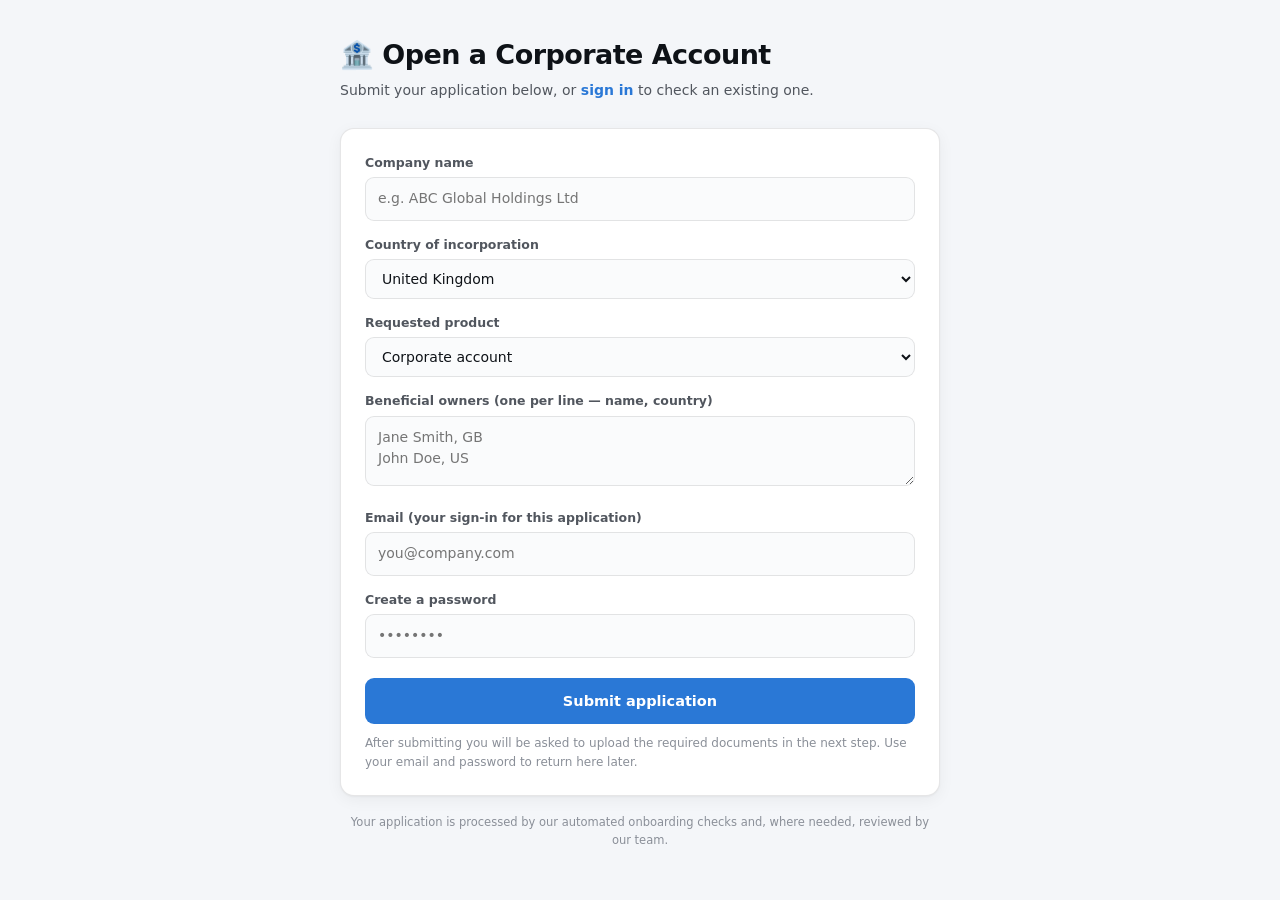
<file: app/static/client/index.html>
<!doctype html>
<html lang="en">
<head>
<meta charset="utf-8">
<meta name="viewport" content="width=device-width, initial-scale=1">
<title>Open a Corporate Account</title>
<style>
  :root {
    color-scheme: light;
    --plane:#f4f6f9; --surface:#fff; --surface-2:#fafbfc;
    --ink:#0e1217; --ink-2:#51565e; --muted:#8a8f98;
    --grid:#e6e9ee; --hair:rgba(14,18,23,.10);
    --accent:#2a78d6; --accent-soft:#eaf2fc;
    --good:#0ca30c; --good-bg:rgba(12,163,12,.12);
    --warning:#d98a00; --warn-bg:rgba(217,138,0,.14);
    --critical:#d03b3b; --crit-bg:rgba(208,59,59,.12);
    --radius:14px; --shadow:0 1px 2px rgba(14,18,23,.04),0 4px 16px rgba(14,18,23,.05);
    --font:system-ui,-apple-system,"Segoe UI",Roboto,sans-serif;
  }
  @media (prefers-color-scheme:dark){:root:where(:not([data-theme="light"])){
    color-scheme:dark; --plane:#0c0e11; --surface:#16191d; --surface-2:#1b1f24;
    --ink:#f3f5f7; --ink-2:#b3b9c2; --muted:#7e848d; --grid:#262b31; --hair:rgba(255,255,255,.10);
    --accent:#3987e5; --accent-soft:#17273b;
    --good-bg:rgba(12,163,12,.20); --warn-bg:rgba(217,138,0,.20); --crit-bg:rgba(208,59,59,.20);
  }}
  *{box-sizing:border-box}
  body{margin:0;background:var(--plane);color:var(--ink);font-family:var(--font);line-height:1.55;-webkit-font-smoothing:antialiased}
  .wrap{max-width:640px;margin:0 auto;padding:34px 20px 40px}
  h1{font-size:clamp(21px,3vw,27px);font-weight:680;letter-spacing:-.02em;margin:0 0 4px}
  .sub{margin:0 0 26px;color:var(--ink-2);font-size:14px}
  .card{background:var(--surface);border:1px solid var(--hair);border-radius:var(--radius);box-shadow:var(--shadow);padding:24px;margin-bottom:18px}
  label{display:block;font-size:12.5px;font-weight:600;color:var(--ink-2);margin:14px 0 5px}
  label:first-child{margin-top:0}
  input[type=text],input[type=email],input[type=password],select,textarea{font:inherit;font-size:14px;width:100%;padding:10px 12px;border-radius:9px;border:1px solid var(--hair);background:var(--surface-2);color:var(--ink)}
  textarea{resize:vertical;min-height:70px}
  input:focus,select:focus,textarea:focus{outline:2px solid var(--accent);outline-offset:-1px}
  button.pri{font:inherit;font-weight:600;font-size:14.5px;width:100%;margin-top:20px;padding:12px;border-radius:9px;border:none;background:var(--accent);color:#fff;cursor:pointer}
  button.pri:disabled{opacity:.5;cursor:default}
  .error{display:none;margin-top:14px;padding:10px 13px;border-radius:9px;background:var(--crit-bg);color:var(--critical);font-size:13px}

  /* status tracker */
  .steps{display:flex;gap:0;margin:20px 0 18px}
  .step{flex:1;text-align:center;position:relative;font-size:11.5px;color:var(--muted)}
  .step .dot{width:26px;height:26px;border-radius:50%;background:var(--surface-2);border:2px solid var(--grid);margin:0 auto 6px;display:flex;align-items:center;justify-content:center;font-size:12px}
  .step::before{content:"";position:absolute;top:13px;left:-50%;width:100%;height:2px;background:var(--grid);z-index:-1}
  .step:first-child::before{display:none}
  .step.done .dot{background:var(--accent);border-color:var(--accent);color:#fff}
  .step.done{color:var(--ink-2)}
  .step.now .dot{border-color:var(--accent);color:var(--accent);font-weight:700}
  .step.now{color:var(--accent);font-weight:600}
  .status-msg{border-radius:10px;padding:14px 16px;font-size:14px}
  .status-msg.under_review{background:var(--warn-bg);color:var(--warning)}
  .status-msg.approved{background:var(--good-bg);color:var(--good)}
  .status-msg.declined{background:var(--crit-bg);color:var(--critical)}
  .status-msg.additional_documents_needed,.status-msg.received{background:var(--accent-soft);color:var(--accent)}
  .outstanding{margin:14px 0 0;padding:0 0 0 4px;list-style:none}
  .outstanding li{font-size:13.5px;color:var(--ink-2);padding:8px 0;border-bottom:1px solid var(--grid);display:flex;flex-wrap:wrap;gap:8px;align-items:center;justify-content:space-between}
  .outstanding li::before{content:"📄";margin-right:2px}
  .outstanding .doclabel{flex:1;min-width:180px}
  .outstanding input[type=file]{font-size:12px;color:var(--muted);max-width:230px}
  button.upl{font:inherit;font-weight:600;font-size:13.5px;width:100%;margin-top:14px;padding:10px;border-radius:9px;border:none;background:var(--accent);color:#fff;cursor:pointer;display:none}
  button.upl:disabled{opacity:.5;cursor:default}
  .meta{font-size:12px;color:var(--muted);margin-top:14px}
  .rowbtns{display:flex;gap:9px;margin-top:18px}
  .btn{font:inherit;font-size:13px;flex:1;padding:9px;border-radius:9px;border:1px solid var(--hair);background:var(--surface);color:var(--ink-2);cursor:pointer}
  .btn:hover{color:var(--ink)}
  footer{font-size:11.5px;color:var(--muted);text-align:center;margin-top:8px}
</style>
</head>
<body>
<div class="wrap">
  <h1 id="pageTitle">🏦 Open a Corporate Account</h1>
  <p class="sub" id="pageSub">Submit your application below, or <a href="/client/login" style="color:var(--accent);font-weight:600;text-decoration:none">sign in</a> to check an existing one.</p>

  <!-- intake form -->
  <form class="card" id="intake">
    <label for="company">Company name</label>
    <input type="text" id="company" placeholder="e.g. ABC Global Holdings Ltd" required>

    <label for="jurisdiction">Country of incorporation</label>
    <select id="jurisdiction">
      <option value="GB">United Kingdom</option><option value="US">United States</option>
      <option value="IE">Ireland</option><option value="DE">Germany</option>
      <option value="FR">France</option><option value="KY">Cayman Islands</option>
      <option value="SG">Singapore</option><option value="CH">Switzerland</option>
    </select>

    <label for="product">Requested product</label>
    <select id="product">
      <option>Corporate account</option><option>Trading & custody</option>
      <option>FX & payments</option><option>Advisory mandate</option>
    </select>

    <label for="owners">Beneficial owners (one per line — name, country)</label>
    <textarea id="owners" placeholder="Jane Smith, GB&#10;John Doe, US"></textarea>

    <label for="email">Email (your sign-in for this application)</label>
    <input type="email" id="email" placeholder="you@company.com" required autocomplete="email">

    <label for="password">Create a password</label>
    <input type="password" id="password" placeholder="&bull;&bull;&bull;&bull;&bull;&bull;&bull;&bull;" required minlength="8" autocomplete="new-password">

    <button class="pri" id="submitBtn" type="submit">Submit application</button>
    <div class="meta" style="margin-top:10px">After submitting you will be asked to upload the required documents in the next step. Use your email and password to return here later.</div>
    <div class="error" id="error"></div>
  </form>

  <!-- status tracker (hidden until an application exists) -->
  <div class="card" id="statusCard" style="display:none">
    <h1 style="font-size:18px" id="stTitle">Application status</h1>
    <div class="steps" id="steps">
      <div class="step" data-s="received"><div class="dot">1</div><span class="lb">Received</span></div>
      <div class="step" data-s="screening"><div class="dot">2</div><span class="lb">Screening</span></div>
      <div class="step" data-s="review"><div class="dot">3</div><span class="lb">Review</span></div>
      <div class="step" data-s="decision"><div class="dot">4</div><span class="lb">Decision</span></div>
    </div>
    <div class="status-msg" id="stMsg"></div>
    <ul class="outstanding" id="stDocs"></ul>
    <button class="upl" id="uploadBtn" type="button">Submit documents</button>
    <div class="error" id="uplError"></div>
    <div class="meta" id="stMeta"></div>
    <div class="rowbtns">
      <button class="btn" id="refreshBtn" type="button">↻ Check status</button>
      <button class="btn" id="newBtn" type="button">Start a new application</button>
    </div>
  </div>

  <footer>Your application is processed by our automated onboarding checks and, where needed, reviewed by our team.</footer>
</div>

<script>
(function () {
  const form = document.getElementById("intake");
  const statusCard = document.getElementById("statusCard");
  const errorEl = document.getElementById("error");
  const submitBtn = document.getElementById("submitBtn");

  const K_TOKEN = "client_token", K_APP = "client_app_id", K_CO = "client_company";

  // Header reflects the mode: the intake form vs. an existing application's status.
  const FORM_SUB = 'Submit your application below, or <a href="/client/login" style="color:var(--accent);font-weight:600;text-decoration:none">sign in</a> to check an existing one.';
  function setHeader(mode) {
    const t = document.getElementById("pageTitle"), s = document.getElementById("pageSub");
    if (mode === "status") {
      t.textContent = "🏦 Your application";
      s.textContent = "Track your onboarding progress below.";
    } else {
      t.textContent = "🏦 Open a Corporate Account";
      s.innerHTML = FORM_SUB;
    }
  }

  function stepIndex(status) {
    // received=0 screening=1 review=2 decision=3
    if (status === "approved" || status === "declined") return 3;
    if (status === "under_review") return 2;
    return 1; // received / additional docs => screening stage
  }

  function renderStatus(view) {
    form.style.display = "none";
    statusCard.style.display = "block";
    setHeader("status");
    document.getElementById("stTitle").textContent =
      "Application " + view.applicationId + " · " + view.company;
    const idx = stepIndex(view.status);
    document.querySelectorAll(".step").forEach((el, i) => {
      el.classList.toggle("done", i < idx || (i === 3 && idx === 3));
      el.classList.toggle("now", i === idx && idx < 3);
      if (i === 3 && idx === 3) el.querySelector(".dot").textContent = view.status === "approved" ? "✓" : "✕";
    });
    // Stage 2 is "Screening" once the file is complete, but while we are
    // waiting on the client it is really the documents stage — label it so.
    document.querySelector('.step[data-s="screening"] .lb').textContent =
      view.status === "additional_documents_needed" ? "Documents" : "Screening";
    const msg = document.getElementById("stMsg");
    msg.className = "status-msg " + view.status;
    msg.textContent = view.message;
    const docs = document.getElementById("stDocs");
    docs.textContent = "";
    const outstanding = view.outstandingDocuments || [];
    outstanding.forEach((d) => {
      const li = document.createElement("li");
      const label = document.createElement("span");
      label.className = "doclabel";
      label.textContent = d.label || d;
      const input = document.createElement("input");
      input.type = "file";
      input.dataset.doc = d.key || "";
      li.appendChild(label);
      li.appendChild(input);
      docs.appendChild(li);
    });
    document.getElementById("uploadBtn").style.display = outstanding.length ? "block" : "none";
    document.getElementById("uplError").style.display = "none";
    document.getElementById("stMeta").textContent =
      "Submitted " + new Date(view.submittedAt).toLocaleString() + " · " + view.product;
  }

  async function checkStatus() {
    const token = sessionStorage.getItem(K_TOKEN);
    const appId = sessionStorage.getItem(K_APP);
    if (!token || !appId) return false;
    try {
      const response = await fetch("/api/client/status/" + appId, {
        headers: { Authorization: "Bearer " + token },
      });
      if (!response.ok) return false;
      renderStatus(await response.json());
      return true;
    } catch (e) { return false; }
  }

  form.addEventListener("submit", async (event) => {
    event.preventDefault();
    errorEl.style.display = "none";
    submitBtn.disabled = true;
    const owners = document.getElementById("owners").value.trim().split("\n")
      .map((line) => line.trim()).filter(Boolean)
      .map((line) => {
        const [name, country] = line.split(",").map((s) => s.trim());
        return { name: name, country: country || "" };
      });
    try {
      // Step 1 registers the application; documents are uploaded in step 2
      // (the status screen), so screening reflects what was actually filed.
      const response = await fetch("/api/client/apply", {
        method: "POST",
        headers: { "Content-Type": "application/json" },
        body: JSON.stringify({
          companyName: document.getElementById("company").value.trim(),
          jurisdiction: document.getElementById("jurisdiction").value,
          product: document.getElementById("product").value,
          beneficialOwners: owners,
          documentsProvided: [],
          email: document.getElementById("email").value.trim(),
          password: document.getElementById("password").value,
        }),
      });
      const data = await response.json();
      if (!response.ok) throw new Error(data.detail || "Submission failed");
      sessionStorage.setItem(K_TOKEN, data.accessToken);
      sessionStorage.setItem(K_APP, data.applicationId);
      sessionStorage.setItem(K_CO, data.company);
      delete data.accessToken;
      renderStatus(data);
    } catch (err) {
      errorEl.textContent = String(err.message || err);
      errorEl.style.display = "block";
    } finally {
      submitBtn.disabled = false;
    }
  });

  document.getElementById("uploadBtn").addEventListener("click", async () => {
    const btn = document.getElementById("uploadBtn");
    const errEl = document.getElementById("uplError");
    errEl.style.display = "none";
    const token = sessionStorage.getItem(K_TOKEN);
    const appId = sessionStorage.getItem(K_APP);
    const inputs = Array.from(document.querySelectorAll("#stDocs input[type=file]"))
      .filter((el) => el.files && el.files.length);
    if (!inputs.length) {
      errEl.textContent = "Choose at least one file to submit.";
      errEl.style.display = "block";
      return;
    }
    const data = new FormData();
    inputs.forEach((el) => {
      data.append("files", el.files[0]);
      data.append("docTypes", el.dataset.doc);
    });
    btn.disabled = true;
    try {
      const response = await fetch("/api/client/documents/" + appId, {
        method: "POST",
        headers: token ? { Authorization: "Bearer " + token } : {},
        body: data,
      });
      const view = await response.json();
      if (!response.ok) throw new Error(view.detail || "Upload failed");
      renderStatus(view);
    } catch (err) {
      errEl.textContent = String(err.message || err);
      errEl.style.display = "block";
    } finally {
      btn.disabled = false;
    }
  });

  document.getElementById("refreshBtn").addEventListener("click", checkStatus);
  document.getElementById("newBtn").addEventListener("click", () => {
    sessionStorage.removeItem(K_TOKEN);
    sessionStorage.removeItem(K_APP);
    sessionStorage.removeItem(K_CO);
    statusCard.style.display = "none";
    form.style.display = "block";
    form.reset();
    setHeader("form");
  });

  // Returning client: show their application status straight away.
  checkStatus();
})();
</script>
</body>
</html>
</file>
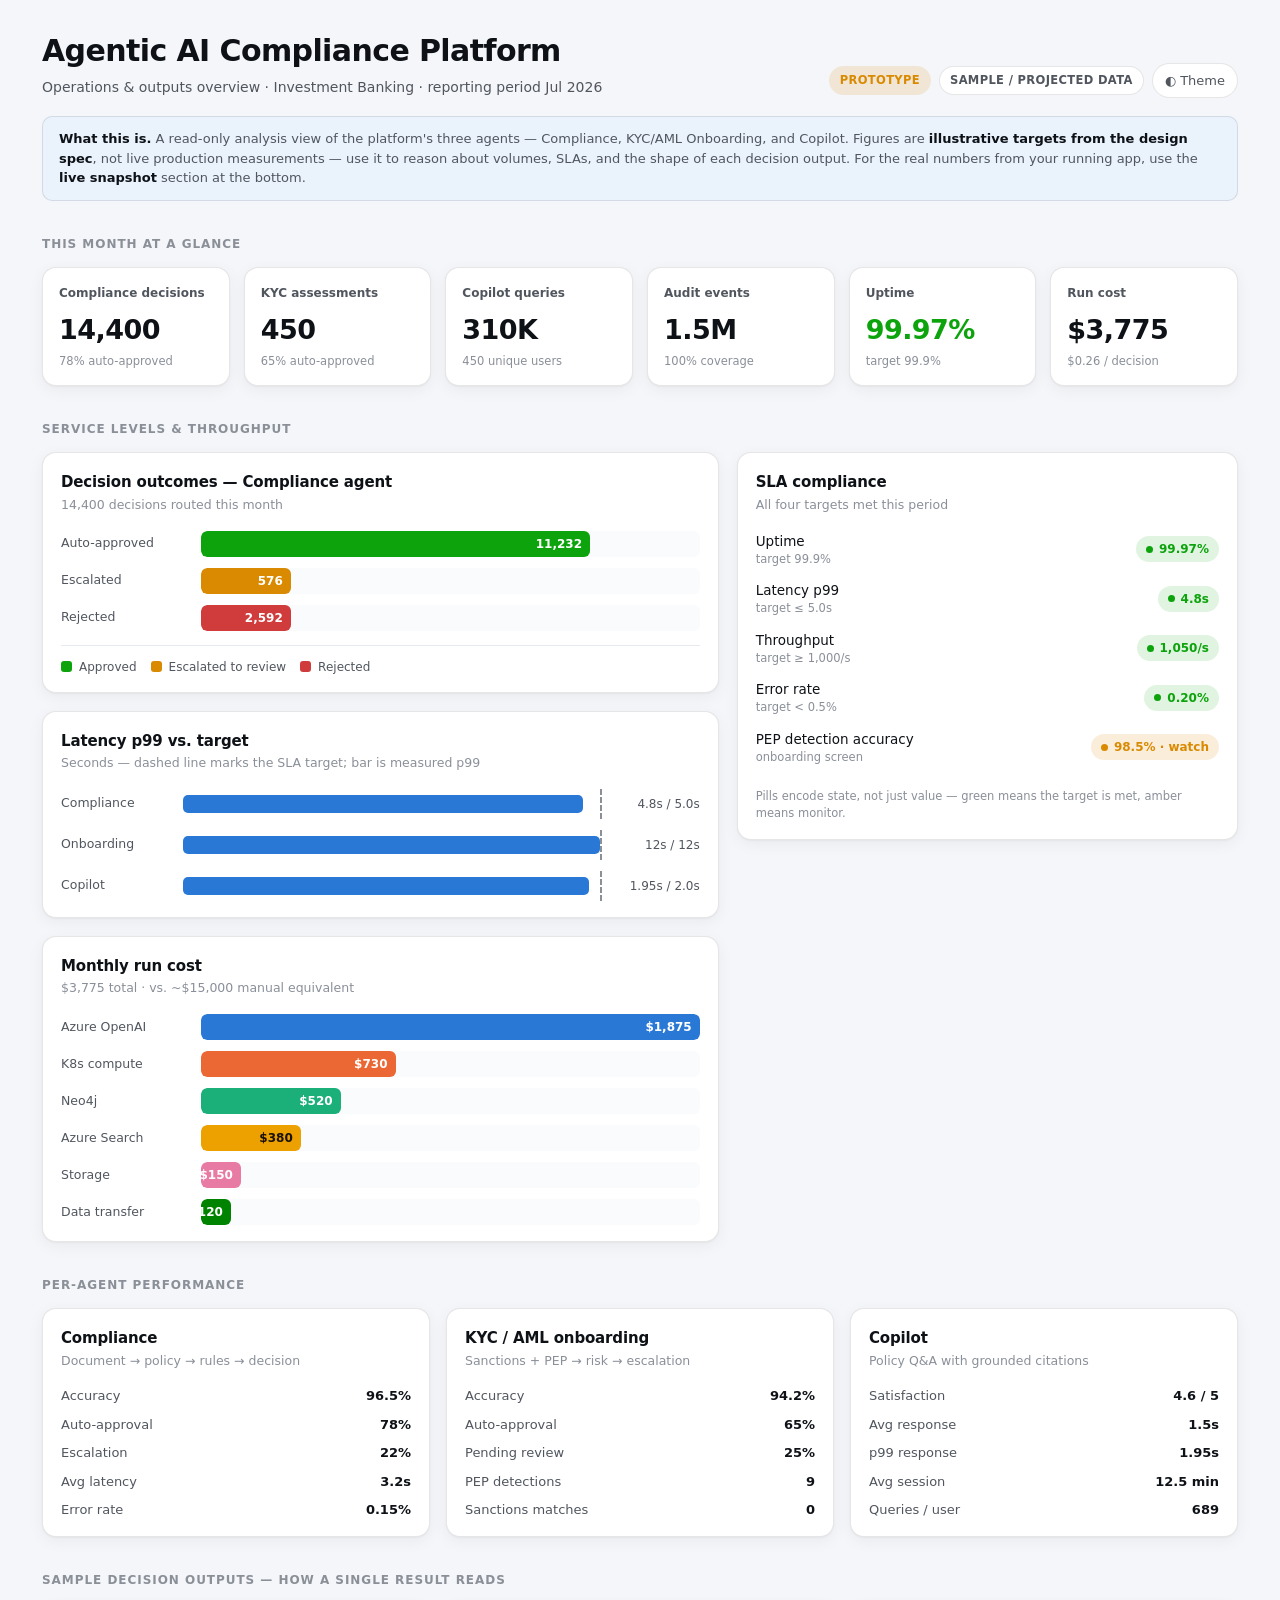
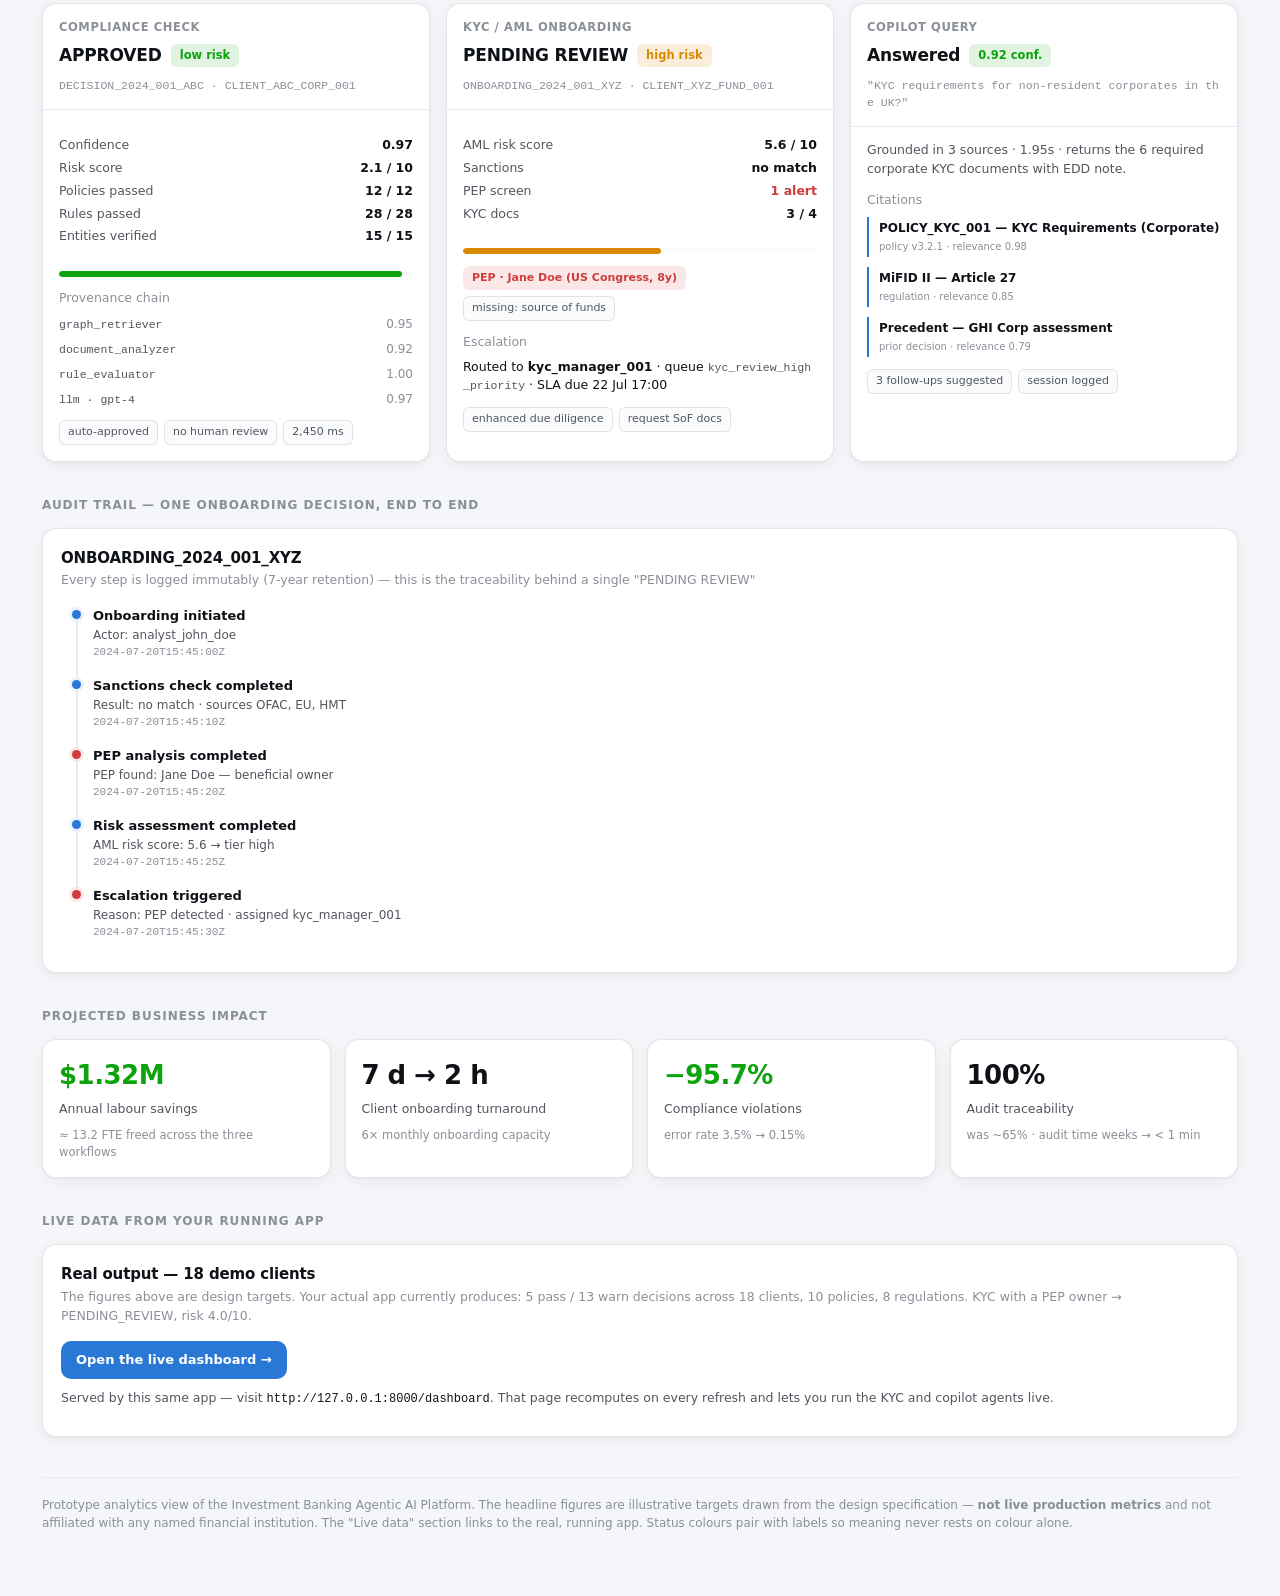
<file: app/static/overview/index.html>
<!doctype html>
<html lang="en">
<head>
<meta charset="utf-8">
<meta name="viewport" content="width=device-width, initial-scale=1">
<title>Agentic AI Platform — Analytics Dashboard</title>
<style>
  :root {
    color-scheme: light;
    --plane:        #f4f6f9;
    --surface:      #ffffff;
    --surface-2:    #fafbfc;
    --ink:          #0e1217;
    --ink-2:        #51565e;
    --muted:        #8a8f98;
    --grid:         #e6e9ee;
    --hair:         rgba(14,18,23,0.10);
    --accent:       #2a78d6;
    --accent-soft:  #eaf2fc;
    --good:     #0ca30c;
    --warning:  #d98a00;
    --serious:  #ec835a;
    --critical: #d03b3b;
    --good-bg:  rgba(12,163,12,0.12);
    --warn-bg:  rgba(217,138,0,0.14);
    --crit-bg:  rgba(208,59,59,0.12);
    --c1: #2a78d6; --c2: #eb6834; --c3: #1baf7a; --c4: #eda100; --c5: #e87ba4; --c6: #008300;
    --radius: 14px;
    --shadow: 0 1px 2px rgba(14,18,23,0.04), 0 4px 16px rgba(14,18,23,0.05);
    --font: system-ui, -apple-system, "Segoe UI", Roboto, sans-serif;
    --mono: ui-monospace, "SF Mono", "Cascadia Code", "Consolas", monospace;
  }
  @media (prefers-color-scheme: dark) {
    :root:where(:not([data-theme="light"])) {
      color-scheme: dark;
      --plane: #0c0e11; --surface: #16191d; --surface-2: #1b1f24;
      --ink: #f3f5f7; --ink-2: #b3b9c2; --muted: #7e848d;
      --grid: #262b31; --hair: rgba(255,255,255,0.10);
      --accent: #3987e5; --accent-soft: #17273b;
      --good-bg: rgba(12,163,12,0.20); --warn-bg: rgba(217,138,0,0.20); --crit-bg: rgba(208,59,59,0.20);
    }
  }
  :root[data-theme="dark"] {
    color-scheme: dark;
    --plane: #0c0e11; --surface: #16191d; --surface-2: #1b1f24;
    --ink: #f3f5f7; --ink-2: #b3b9c2; --muted: #7e848d;
    --grid: #262b31; --hair: rgba(255,255,255,0.10);
    --accent: #3987e5; --accent-soft: #17273b;
    --good-bg: rgba(12,163,12,0.20); --warn-bg: rgba(217,138,0,0.20); --crit-bg: rgba(208,59,59,0.20);
  }
  * { box-sizing: border-box; }
  body { margin: 0; background: var(--plane); color: var(--ink); font-family: var(--font); line-height: 1.5; -webkit-font-smoothing: antialiased; }
  .wrap { max-width: 1240px; margin: 0 auto; padding: 28px 22px 64px; }
  .num { font-variant-numeric: tabular-nums; }
  header.top { display: flex; flex-wrap: wrap; align-items: flex-end; justify-content: space-between; gap: 16px; margin-bottom: 8px; }
  .title-block h1 { font-size: clamp(22px, 3vw, 30px); font-weight: 680; letter-spacing: -0.02em; margin: 0; text-wrap: balance; }
  .title-block p { margin: 4px 0 0; color: var(--ink-2); font-size: 14px; }
  .tag-row { display: flex; gap: 8px; flex-wrap: wrap; align-items: center; }
  .badge { font-size: 11.5px; font-weight: 600; letter-spacing: 0.03em; text-transform: uppercase; padding: 5px 10px; border-radius: 999px; border: 1px solid var(--hair); color: var(--ink-2); background: var(--surface); white-space: nowrap; }
  .badge.proto { color: var(--warning); background: var(--warn-bg); border-color: transparent; }
  button.theme { font: inherit; font-size: 13px; cursor: pointer; padding: 7px 12px; border-radius: 999px; border: 1px solid var(--hair); background: var(--surface); color: var(--ink-2); }
  button.theme:hover { color: var(--ink); }
  .notice { margin: 18px 0 26px; padding: 12px 16px; border-radius: 10px; background: var(--accent-soft); border: 1px solid var(--hair); color: var(--ink-2); font-size: 13px; }
  .notice strong { color: var(--ink); }
  .notice code { font-family: var(--mono); font-size: 12px; }
  .eyebrow { font-size: 12px; font-weight: 640; letter-spacing: 0.08em; text-transform: uppercase; color: var(--muted); margin: 34px 0 14px; }
  .kpis { display: grid; grid-template-columns: repeat(6, 1fr); gap: 14px; }
  .tile { background: var(--surface); border: 1px solid var(--hair); border-radius: var(--radius); padding: 16px 16px 15px; box-shadow: var(--shadow); }
  .tile .label { font-size: 12px; color: var(--ink-2); font-weight: 560; }
  .tile .value { font-size: clamp(20px, 2.3vw, 27px); font-weight: 700; letter-spacing: -0.02em; margin-top: 8px; }
  .tile .sub { font-size: 11.5px; color: var(--muted); margin-top: 3px; }
  .tile .value.good { color: var(--good); }
  .cols { display: grid; grid-template-columns: 1.35fr 1fr; gap: 18px; align-items: start; }
  .card { background: var(--surface); border: 1px solid var(--hair); border-radius: var(--radius); padding: 18px 18px 16px; box-shadow: var(--shadow); }
  .card h3 { margin: 0 0 2px; font-size: 15px; font-weight: 640; letter-spacing: -0.01em; }
  .card .cap { margin: 0 0 16px; font-size: 12.5px; color: var(--muted); }
  .stack { display: flex; flex-direction: column; gap: 18px; }
  .sla { display: flex; flex-direction: column; gap: 12px; }
  .sla-row { display: grid; grid-template-columns: 1fr auto; align-items: center; gap: 10px; }
  .sla-row .name { font-size: 13.5px; }
  .sla-row .name small { display: block; color: var(--muted); font-size: 11.5px; }
  .pill { font-size: 12px; font-weight: 620; padding: 4px 10px; border-radius: 999px; display: inline-flex; align-items: center; gap: 6px; }
  .pill.good { color: var(--good); background: var(--good-bg); }
  .pill.warn { color: var(--warning); background: var(--warn-bg); }
  .pill .dot { width: 7px; height: 7px; border-radius: 50%; background: currentColor; }
  .chart { display: flex; flex-direction: column; gap: 11px; }
  .bar-row { display: grid; grid-template-columns: 128px 1fr; align-items: center; gap: 12px; }
  .bar-row .k { font-size: 12.5px; color: var(--ink-2); }
  .track { position: relative; height: 26px; background: var(--surface-2); border-radius: 6px; overflow: hidden; }
  .fill { position: absolute; left: 0; top: 0; bottom: 0; border-radius: 6px; min-width: 3px; display: flex; align-items: center; justify-content: flex-end; padding-right: 8px; color: #fff; font-size: 12px; font-weight: 640; }
  .fill.c1{background:var(--c1)} .fill.c2{background:var(--c2)} .fill.c3{background:var(--c3)}
  .fill.c4{background:var(--c4)} .fill.c5{background:var(--c5)} .fill.c6{background:var(--c6)}
  .fill.good{background:var(--good)} .fill.warn{background:var(--warning)} .fill.crit{background:var(--critical)}
  .fill .lbl-dark { color: #1a1200; }
  .lat { display: grid; grid-template-columns: 110px 1fr 88px; align-items: center; gap: 12px; }
  .lat .k { font-size: 12.5px; color: var(--ink-2); }
  .lat .bars { position: relative; height: 30px; }
  .lat .target { position: absolute; top: 0; bottom: 0; border-right: 2px dashed var(--muted); }
  .lat .actual { position: absolute; top: 6px; height: 18px; background: var(--accent); border-radius: 5px; }
  .lat .v { font-size: 12px; text-align: right; color: var(--ink-2); }
  .legend { display: flex; flex-wrap: wrap; gap: 14px; margin-top: 14px; padding-top: 12px; border-top: 1px solid var(--grid); }
  .legend span { display: inline-flex; align-items: center; gap: 7px; font-size: 12px; color: var(--ink-2); }
  .sw { width: 11px; height: 11px; border-radius: 3px; }
  .agents { display: grid; grid-template-columns: repeat(3, 1fr); gap: 16px; }
  .metric-list { display: flex; flex-direction: column; gap: 9px; margin-top: 4px; }
  .metric-list .m { display: flex; justify-content: space-between; align-items: baseline; font-size: 13px; }
  .metric-list .m span:first-child { color: var(--ink-2); }
  .metric-list .m span:last-child { font-weight: 640; }
  .samples { display: grid; grid-template-columns: repeat(3, 1fr); gap: 16px; }
  .out { display: flex; flex-direction: column; gap: 0; overflow: hidden; padding: 0; }
  .out-head { padding: 15px 16px; border-bottom: 1px solid var(--grid); }
  .out-head .kind { font-size: 11.5px; font-weight: 620; letter-spacing: 0.05em; text-transform: uppercase; color: var(--muted); }
  .out-head .verdict { display: flex; align-items: center; gap: 9px; margin-top: 7px; }
  .out-head .verdict b { font-size: 17px; letter-spacing: -0.01em; }
  .verdict .status-tag { font-size: 11.5px; font-weight: 640; padding: 3px 9px; border-radius: 6px; }
  .status-tag.good { color: var(--good); background: var(--good-bg); }
  .status-tag.warn { color: var(--warning); background: var(--warn-bg); }
  .out-body { padding: 14px 16px 16px; display: flex; flex-direction: column; gap: 12px; }
  .kv { display: grid; grid-template-columns: auto 1fr; gap: 4px 14px; font-size: 12.5px; }
  .kv dt { color: var(--ink-2); }
  .kv dd { margin: 0; text-align: right; font-weight: 600; }
  .meter { height: 6px; border-radius: 4px; background: var(--surface-2); overflow: hidden; }
  .meter i { display: block; height: 100%; border-radius: 4px; }
  .id { font-family: var(--mono); font-size: 11.5px; color: var(--muted); word-break: break-all; }
  .chip-row { display: flex; flex-wrap: wrap; gap: 6px; }
  .chip { font-size: 11px; padding: 3px 8px; border-radius: 6px; background: var(--surface-2); border: 1px solid var(--hair); color: var(--ink-2); }
  .chip.alert { color: var(--critical); background: var(--crit-bg); border-color: transparent; font-weight: 620; }
  .prov { display: flex; flex-direction: column; gap: 7px; }
  .prov .p { display: grid; grid-template-columns: 1fr auto; gap: 8px; font-size: 12px; align-items: center; }
  .prov .p .src { color: var(--ink-2); font-family: var(--mono); font-size: 11.5px; }
  .prov .p .cf { color: var(--muted); }
  .cite { font-size: 12px; border-left: 2px solid var(--accent); padding: 2px 0 2px 10px; }
  .cite b { display: block; font-weight: 620; font-size: 12px; }
  .cite small { color: var(--muted); }
  .timeline { position: relative; margin: 4px 0 0; padding-left: 6px; }
  .ev { position: relative; padding: 0 0 16px 26px; }
  .ev::before { content: ""; position: absolute; left: 5px; top: 4px; width: 9px; height: 9px; border-radius: 50%; background: var(--accent); box-shadow: 0 0 0 3px var(--accent-soft); }
  .ev::after { content: ""; position: absolute; left: 9px; top: 14px; bottom: -2px; width: 1.5px; background: var(--grid); }
  .ev:last-child::after { display: none; }
  .ev .et { font-weight: 620; font-size: 13px; }
  .ev.alert::before { background: var(--critical); box-shadow: 0 0 0 3px var(--crit-bg); }
  .ev .ed { font-size: 12px; color: var(--ink-2); }
  .ev .ts { font-family: var(--mono); font-size: 11px; color: var(--muted); }
  .value-grid { display: grid; grid-template-columns: repeat(4, 1fr); gap: 14px; }
  .vcard { background: var(--surface); border: 1px solid var(--hair); border-radius: var(--radius); padding: 16px; box-shadow: var(--shadow); }
  .vcard .big { font-size: clamp(21px, 2.4vw, 26px); font-weight: 720; letter-spacing: -0.02em; }
  .vcard .big.good { color: var(--good); }
  .vcard .lab { font-size: 12.5px; color: var(--ink-2); margin-top: 5px; }
  .vcard .foot { font-size: 11.5px; color: var(--muted); margin-top: 8px; }
  footer { margin-top: 40px; padding-top: 18px; border-top: 1px solid var(--grid); font-size: 12px; color: var(--muted); }
  #tip { position: fixed; pointer-events: none; z-index: 50; background: var(--ink); color: var(--surface); font-size: 12px; padding: 6px 9px; border-radius: 7px; opacity: 0; transform: translateY(4px); transition: opacity .12s; max-width: 220px; box-shadow: var(--shadow); }
  @media (prefers-reduced-motion: reduce) { * { transition: none !important; } }
  .live-link { display: inline-flex; align-items: center; gap: 8px; font-size: 13px; font-weight: 600; color: #fff; background: var(--accent); padding: 9px 15px; border-radius: 10px; text-decoration: none; }
  .live-link:hover { filter: brightness(1.05); }
  .live-note { font-size: 12.5px; color: var(--ink-2); margin-top: 10px; }
  .live-note code { font-family: var(--mono); font-size: 12px; color: var(--ink); }
  @media (max-width: 960px) {
    .kpis { grid-template-columns: repeat(3, 1fr); }
    .cols { grid-template-columns: 1fr; }
    .agents, .samples { grid-template-columns: 1fr; }
    .value-grid { grid-template-columns: repeat(2, 1fr); }
  }
  @media (max-width: 560px) {
    .kpis { grid-template-columns: repeat(2, 1fr); }
    .bar-row { grid-template-columns: 96px 1fr; }
  }
</style>
</head>
<body>
<div class="wrap">
  <header class="top">
    <div class="title-block">
      <h1>Agentic AI Compliance Platform</h1>
      <p>Operations &amp; outputs overview · Investment Banking · reporting period Jul 2026</p>
    </div>
    <div class="tag-row">
      <span class="badge proto">Prototype</span>
      <span class="badge">Sample / projected data</span>
      <button class="theme" id="themeBtn" type="button">◐ Theme</button>
    </div>
  </header>

  <div class="notice">
    <strong>What this is.</strong> A read-only analysis view of the platform's three agents — Compliance, KYC/AML Onboarding, and Copilot.
    Figures are <strong>illustrative targets from the design spec</strong>, not live production measurements — use it to reason about volumes, SLAs, and the shape of each decision output.
    For the real numbers from your running app, use the <strong>live snapshot</strong> section at the bottom.
  </div>

  <div class="eyebrow">This month at a glance</div>
  <div class="kpis">
    <div class="tile"><div class="label">Compliance decisions</div><div class="value num">14,400</div><div class="sub">78% auto-approved</div></div>
    <div class="tile"><div class="label">KYC assessments</div><div class="value num">450</div><div class="sub">65% auto-approved</div></div>
    <div class="tile"><div class="label">Copilot queries</div><div class="value num">310K</div><div class="sub">450 unique users</div></div>
    <div class="tile"><div class="label">Audit events</div><div class="value num">1.5M</div><div class="sub">100% coverage</div></div>
    <div class="tile"><div class="label">Uptime</div><div class="value num good">99.97%</div><div class="sub">target 99.9%</div></div>
    <div class="tile"><div class="label">Run cost</div><div class="value num">$3,775</div><div class="sub">$0.26 / decision</div></div>
  </div>

  <div class="eyebrow">Service levels &amp; throughput</div>
  <div class="cols">
    <div class="stack">
      <div class="card">
        <h3>Decision outcomes — Compliance agent</h3>
        <p class="cap">14,400 decisions routed this month</p>
        <div class="chart">
          <div class="bar-row"><div class="k">Auto-approved</div><div class="track"><div class="fill good" style="width:78%" data-tip="11,232 decisions · 78%">11,232</div></div></div>
          <div class="bar-row"><div class="k">Escalated</div><div class="track"><div class="fill warn" style="width:18%" data-tip="576 decisions">576</div></div></div>
          <div class="bar-row"><div class="k">Rejected</div><div class="track"><div class="fill crit" style="width:18%" data-tip="2,592 decisions · 18%">2,592</div></div></div>
        </div>
        <div class="legend">
          <span><i class="sw" style="background:var(--good)"></i>Approved</span>
          <span><i class="sw" style="background:var(--warning)"></i>Escalated to review</span>
          <span><i class="sw" style="background:var(--critical)"></i>Rejected</span>
        </div>
      </div>
      <div class="card">
        <h3>Latency p99 vs. target</h3>
        <p class="cap">Seconds — dashed line marks the SLA target; bar is measured p99</p>
        <div class="chart">
          <div class="lat"><div class="k">Compliance</div><div class="bars"><div class="target" style="left:100%" data-tip="Target 5.0s"></div><div class="actual" style="width:96%" data-tip="p99 4.8s"></div></div><div class="v num">4.8s / 5.0s</div></div>
          <div class="lat"><div class="k">Onboarding</div><div class="bars"><div class="target" style="left:100%" data-tip="Target 12.0s"></div><div class="actual" style="width:100%" data-tip="p99 12.0s"></div></div><div class="v num">12s / 12s</div></div>
          <div class="lat"><div class="k">Copilot</div><div class="bars"><div class="target" style="left:100%" data-tip="Target 2.0s"></div><div class="actual" style="width:97.5%" data-tip="p99 1.95s"></div></div><div class="v num">1.95s / 2.0s</div></div>
        </div>
      </div>
      <div class="card">
        <h3>Monthly run cost</h3>
        <p class="cap">$3,775 total · vs. ~$15,000 manual equivalent</p>
        <div class="chart">
          <div class="bar-row"><div class="k">Azure OpenAI</div><div class="track"><div class="fill c1" style="width:100%" data-tip="$1,875 · 125M tokens">$1,875</div></div></div>
          <div class="bar-row"><div class="k">K8s compute</div><div class="track"><div class="fill c2" style="width:39%" data-tip="$730">$730</div></div></div>
          <div class="bar-row"><div class="k">Neo4j</div><div class="track"><div class="fill c3" style="width:28%" data-tip="$520">$520</div></div></div>
          <div class="bar-row"><div class="k">Azure Search</div><div class="track"><div class="fill c4" style="width:20%" data-tip="$380"><span class="lbl-dark">$380</span></div></div></div>
          <div class="bar-row"><div class="k">Storage</div><div class="track"><div class="fill c5" style="width:8%" data-tip="$150">$150</div></div></div>
          <div class="bar-row"><div class="k">Data transfer</div><div class="track"><div class="fill c6" style="width:6%" data-tip="$120">$120</div></div></div>
        </div>
      </div>
    </div>

    <div class="card">
      <h3>SLA compliance</h3>
      <p class="cap">All four targets met this period</p>
      <div class="sla">
        <div class="sla-row"><div class="name">Uptime<small>target 99.9%</small></div><span class="pill good"><span class="dot"></span>99.97%</span></div>
        <div class="sla-row"><div class="name">Latency p99<small>target ≤ 5.0s</small></div><span class="pill good"><span class="dot"></span>4.8s</span></div>
        <div class="sla-row"><div class="name">Throughput<small>target ≥ 1,000/s</small></div><span class="pill good"><span class="dot"></span>1,050/s</span></div>
        <div class="sla-row"><div class="name">Error rate<small>target &lt; 0.5%</small></div><span class="pill good"><span class="dot"></span>0.20%</span></div>
        <div class="sla-row"><div class="name">PEP detection accuracy<small>onboarding screen</small></div><span class="pill warn"><span class="dot"></span>98.5% · watch</span></div>
      </div>
      <div class="legend" style="border:none;padding-top:16px;margin-top:6px">
        <span style="color:var(--muted);font-size:11.5px">Pills encode state, not just value — green means the target is met, amber means monitor.</span>
      </div>
    </div>
  </div>

  <div class="eyebrow">Per-agent performance</div>
  <div class="agents">
    <div class="card">
      <h3>Compliance</h3>
      <p class="cap">Document → policy → rules → decision</p>
      <div class="metric-list">
        <div class="m"><span>Accuracy</span><span class="num">96.5%</span></div>
        <div class="m"><span>Auto-approval</span><span class="num">78%</span></div>
        <div class="m"><span>Escalation</span><span class="num">22%</span></div>
        <div class="m"><span>Avg latency</span><span class="num">3.2s</span></div>
        <div class="m"><span>Error rate</span><span class="num">0.15%</span></div>
      </div>
    </div>
    <div class="card">
      <h3>KYC / AML onboarding</h3>
      <p class="cap">Sanctions + PEP → risk → escalation</p>
      <div class="metric-list">
        <div class="m"><span>Accuracy</span><span class="num">94.2%</span></div>
        <div class="m"><span>Auto-approval</span><span class="num">65%</span></div>
        <div class="m"><span>Pending review</span><span class="num">25%</span></div>
        <div class="m"><span>PEP detections</span><span class="num">9</span></div>
        <div class="m"><span>Sanctions matches</span><span class="num">0</span></div>
      </div>
    </div>
    <div class="card">
      <h3>Copilot</h3>
      <p class="cap">Policy Q&amp;A with grounded citations</p>
      <div class="metric-list">
        <div class="m"><span>Satisfaction</span><span class="num">4.6 / 5</span></div>
        <div class="m"><span>Avg response</span><span class="num">1.5s</span></div>
        <div class="m"><span>p99 response</span><span class="num">1.95s</span></div>
        <div class="m"><span>Avg session</span><span class="num">12.5 min</span></div>
        <div class="m"><span>Queries / user</span><span class="num">689</span></div>
      </div>
    </div>
  </div>

  <div class="eyebrow">Sample decision outputs — how a single result reads</div>
  <div class="samples">
    <div class="card out">
      <div class="out-head">
        <div class="kind">Compliance check</div>
        <div class="verdict"><b>APPROVED</b><span class="status-tag good">low risk</span></div>
        <div class="id" style="margin-top:8px">DECISION_2024_001_ABC · CLIENT_ABC_CORP_001</div>
      </div>
      <div class="out-body">
        <dl class="kv">
          <dt>Confidence</dt><dd class="num">0.97</dd>
          <dt>Risk score</dt><dd class="num">2.1 / 10</dd>
          <dt>Policies passed</dt><dd class="num">12 / 12</dd>
          <dt>Rules passed</dt><dd class="num">28 / 28</dd>
          <dt>Entities verified</dt><dd class="num">15 / 15</dd>
        </dl>
        <div class="meter"><i style="width:97%;background:var(--good)"></i></div>
        <div>
          <div class="cap" style="margin:0 0 8px">Provenance chain</div>
          <div class="prov">
            <div class="p"><span class="src">graph_retriever</span><span class="cf num">0.95</span></div>
            <div class="p"><span class="src">document_analyzer</span><span class="cf num">0.92</span></div>
            <div class="p"><span class="src">rule_evaluator</span><span class="cf num">1.00</span></div>
            <div class="p"><span class="src">llm · gpt-4</span><span class="cf num">0.97</span></div>
          </div>
        </div>
        <div class="chip-row"><span class="chip">auto-approved</span><span class="chip">no human review</span><span class="chip">2,450 ms</span></div>
      </div>
    </div>

    <div class="card out">
      <div class="out-head">
        <div class="kind">KYC / AML onboarding</div>
        <div class="verdict"><b>PENDING REVIEW</b><span class="status-tag warn">high risk</span></div>
        <div class="id" style="margin-top:8px">ONBOARDING_2024_001_XYZ · CLIENT_XYZ_FUND_001</div>
      </div>
      <div class="out-body">
        <dl class="kv">
          <dt>AML risk score</dt><dd class="num">5.6 / 10</dd>
          <dt>Sanctions</dt><dd>no match</dd>
          <dt>PEP screen</dt><dd style="color:var(--critical)">1 alert</dd>
          <dt>KYC docs</dt><dd class="num">3 / 4</dd>
        </dl>
        <div class="meter"><i style="width:56%;background:var(--warning)"></i></div>
        <div class="chip-row">
          <span class="chip alert">PEP · Jane Doe (US Congress, 8y)</span>
          <span class="chip">missing: source of funds</span>
        </div>
        <div>
          <div class="cap" style="margin:0 0 6px">Escalation</div>
          <div style="font-size:12.5px">Routed to <b>kyc_manager_001</b> · queue <span class="id" style="color:var(--ink-2)">kyc_review_high_priority</span> · SLA due 22 Jul 17:00</div>
        </div>
        <div class="chip-row"><span class="chip">enhanced due diligence</span><span class="chip">request SoF docs</span></div>
      </div>
    </div>

    <div class="card out">
      <div class="out-head">
        <div class="kind">Copilot query</div>
        <div class="verdict"><b>Answered</b><span class="status-tag good">0.92 conf.</span></div>
        <div class="id" style="margin-top:8px">"KYC requirements for non-resident corporates in the UK?"</div>
      </div>
      <div class="out-body">
        <div style="font-size:12.5px;color:var(--ink-2)">Grounded in 3 sources · 1.95s · returns the 6 required corporate KYC documents with EDD note.</div>
        <div>
          <div class="cap" style="margin:0 0 8px">Citations</div>
          <div style="display:flex;flex-direction:column;gap:10px">
            <div class="cite"><b>POLICY_KYC_001 — KYC Requirements (Corporate)</b><small>policy v3.2.1 · relevance 0.98</small></div>
            <div class="cite"><b>MiFID II — Article 27</b><small>regulation · relevance 0.85</small></div>
            <div class="cite"><b>Precedent — GHI Corp assessment</b><small>prior decision · relevance 0.79</small></div>
          </div>
        </div>
        <div class="chip-row"><span class="chip">3 follow-ups suggested</span><span class="chip">session logged</span></div>
      </div>
    </div>
  </div>

  <div class="eyebrow">Audit trail — one onboarding decision, end to end</div>
  <div class="card">
    <h3>ONBOARDING_2024_001_XYZ</h3>
    <p class="cap">Every step is logged immutably (7-year retention) — this is the traceability behind a single "PENDING REVIEW"</p>
    <div class="timeline">
      <div class="ev"><div class="et">Onboarding initiated</div><div class="ed">Actor: analyst_john_doe</div><div class="ts">2024-07-20T15:45:00Z</div></div>
      <div class="ev"><div class="et">Sanctions check completed</div><div class="ed">Result: no match · sources OFAC, EU, HMT</div><div class="ts">2024-07-20T15:45:10Z</div></div>
      <div class="ev alert"><div class="et">PEP analysis completed</div><div class="ed">PEP found: Jane Doe — beneficial owner</div><div class="ts">2024-07-20T15:45:20Z</div></div>
      <div class="ev"><div class="et">Risk assessment completed</div><div class="ed">AML risk score: 5.6 → tier high</div><div class="ts">2024-07-20T15:45:25Z</div></div>
      <div class="ev alert"><div class="et">Escalation triggered</div><div class="ed">Reason: PEP detected · assigned kyc_manager_001</div><div class="ts">2024-07-20T15:45:30Z</div></div>
    </div>
  </div>

  <div class="eyebrow">Projected business impact</div>
  <div class="value-grid">
    <div class="vcard"><div class="big good num">$1.32M</div><div class="lab">Annual labour savings</div><div class="foot">≈ 13.2 FTE freed across the three workflows</div></div>
    <div class="vcard"><div class="big num">7 d → 2 h</div><div class="lab">Client onboarding turnaround</div><div class="foot">6× monthly onboarding capacity</div></div>
    <div class="vcard"><div class="big good num">−95.7%</div><div class="lab">Compliance violations</div><div class="foot">error rate 3.5% → 0.15%</div></div>
    <div class="vcard"><div class="big num">100%</div><div class="lab">Audit traceability</div><div class="foot">was ~65% · audit time weeks → &lt; 1 min</div></div>
  </div>

  <div class="eyebrow">Live data from your running app</div>
  <div class="card">
    <h3>Real output — 18 demo clients</h3>
    <p class="cap">The figures above are design targets. Your actual app currently produces: 5 pass / 13 warn decisions across 18 clients, 10 policies, 8 regulations. KYC with a PEP owner → PENDING_REVIEW, risk 4.0/10.</p>
    <a class="live-link" href="/dashboard">Open the live dashboard →</a>
    <p class="live-note">Served by this same app — visit <code>http://127.0.0.1:8000/dashboard</code>. That page recomputes on every refresh and lets you run the KYC and copilot agents live.</p>
  </div>

  <footer>
    Prototype analytics view of the Investment Banking Agentic AI Platform. The headline figures are illustrative targets drawn from the design specification — <strong>not live production metrics</strong> and not affiliated with any named financial institution. The "Live data" section links to the real, running app. Status colours pair with labels so meaning never rests on colour alone.
  </footer>
</div>

<div id="tip" role="status"></div>
<script>
  (function () {
    var root = document.documentElement;
    document.getElementById('themeBtn').addEventListener('click', function () {
      var cur = root.getAttribute('data-theme');
      var next = cur === 'dark' ? 'light' : (cur === 'light' ? 'dark'
        : (window.matchMedia('(prefers-color-scheme: dark)').matches ? 'light' : 'dark'));
      root.setAttribute('data-theme', next);
    });
    var tip = document.getElementById('tip');
    function show(e, text) {
      tip.textContent = text; tip.style.opacity = '1';
      var pad = 14;
      var x = e.clientX + pad, y = e.clientY + pad;
      if (x + 230 > window.innerWidth) x = e.clientX - 230;
      tip.style.left = x + 'px'; tip.style.top = y + 'px';
    }
    document.querySelectorAll('[data-tip]').forEach(function (el) {
      el.addEventListener('mousemove', function (e) { show(e, el.getAttribute('data-tip')); });
      el.addEventListener('mouseleave', function () { tip.style.opacity = '0'; });
    });
  })();
</script>
</body>
</html>
</file>
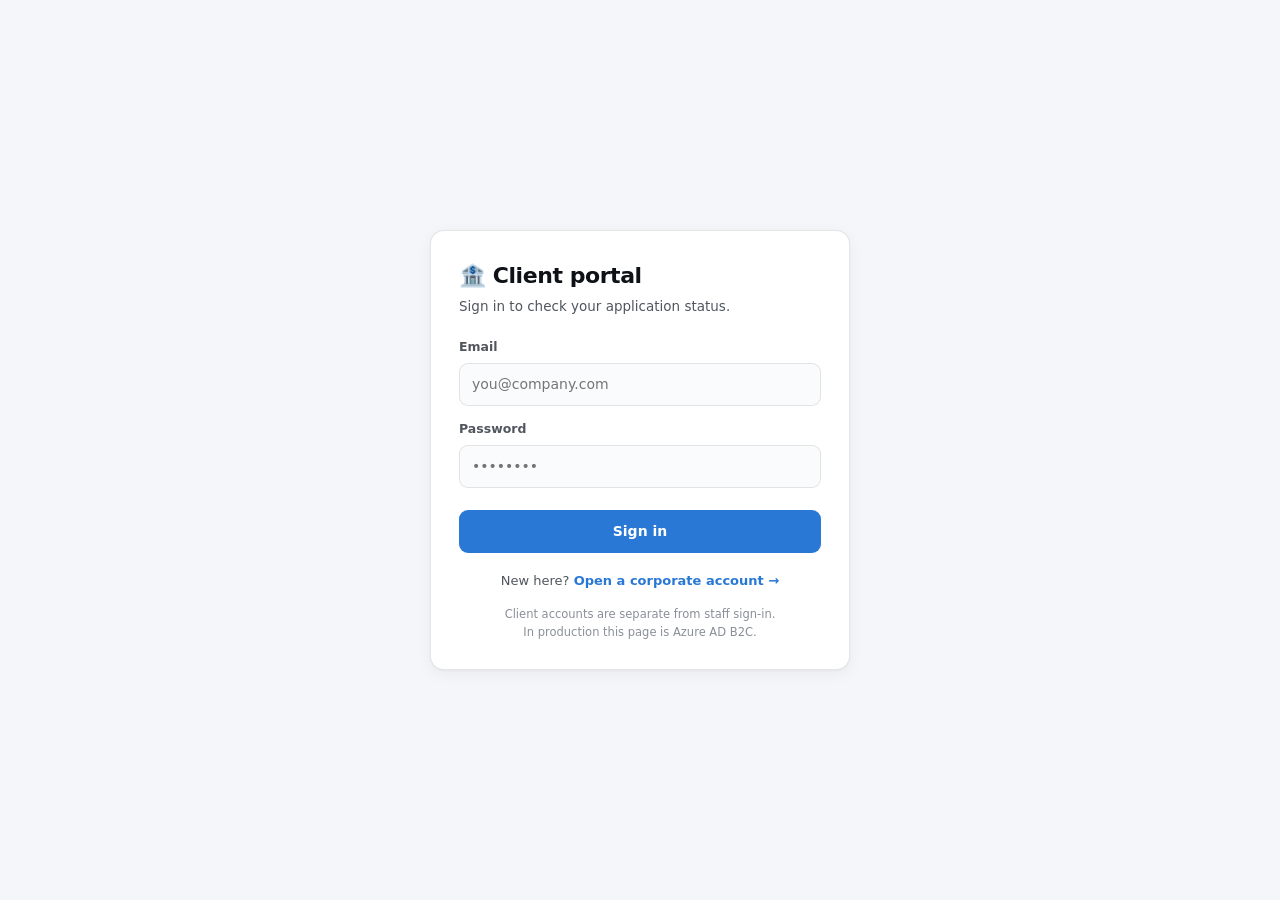
<file: app/static/client/login/index.html>
<!doctype html>
<html lang="en">
<head>
<meta charset="utf-8">
<meta name="viewport" content="width=device-width, initial-scale=1">
<title>Client Portal — Sign in</title>
<style>
  :root {
    color-scheme: light;
    --plane:#f4f6f9; --surface:#fff; --surface-2:#fafbfc;
    --ink:#0e1217; --ink-2:#51565e; --muted:#8a8f98;
    --grid:#e6e9ee; --hair:rgba(14,18,23,.10);
    --accent:#2a78d6; --accent-soft:#eaf2fc;
    --critical:#d03b3b; --crit-bg:rgba(208,59,59,.12);
    --radius:14px; --shadow:0 1px 2px rgba(14,18,23,.04),0 4px 16px rgba(14,18,23,.05);
    --font:system-ui,-apple-system,"Segoe UI",Roboto,sans-serif;
  }
  @media (prefers-color-scheme:dark){:root:where(:not([data-theme="light"])){
    color-scheme:dark; --plane:#0c0e11; --surface:#16191d; --surface-2:#1b1f24;
    --ink:#f3f5f7; --ink-2:#b3b9c2; --muted:#7e848d; --grid:#262b31; --hair:rgba(255,255,255,.10);
    --accent:#3987e5; --accent-soft:#17273b; --crit-bg:rgba(208,59,59,.20);
  }}
  :root[data-theme="dark"]{
    color-scheme:dark; --plane:#0c0e11; --surface:#16191d; --surface-2:#1b1f24;
    --ink:#f3f5f7; --ink-2:#b3b9c2; --muted:#7e848d; --grid:#262b31; --hair:rgba(255,255,255,.10);
    --accent:#3987e5; --accent-soft:#17273b; --crit-bg:rgba(208,59,59,.20);
  }
  *{box-sizing:border-box}
  body{margin:0;background:var(--plane);color:var(--ink);font-family:var(--font);line-height:1.5;-webkit-font-smoothing:antialiased;min-height:100vh;display:flex;align-items:center;justify-content:center;padding:20px}
  .card{width:100%;max-width:420px;background:var(--surface);border:1px solid var(--hair);border-radius:var(--radius);box-shadow:var(--shadow);padding:28px}
  h1{font-size:22px;font-weight:680;letter-spacing:-.02em;margin:0 0 4px}
  .sub{margin:0 0 22px;color:var(--ink-2);font-size:13.5px}
  label{display:block;font-size:12.5px;font-weight:600;color:var(--ink-2);margin:14px 0 6px}
  label:first-of-type{margin-top:0}
  input{font:inherit;font-size:14px;width:100%;padding:10px 12px;border-radius:9px;border:1px solid var(--hair);background:var(--surface-2);color:var(--ink)}
  input:focus{outline:2px solid var(--accent);outline-offset:-1px}
  button.pri{font:inherit;font-weight:600;font-size:14px;width:100%;margin-top:22px;padding:11px;border-radius:9px;border:none;background:var(--accent);color:#fff;cursor:pointer}
  button.pri:disabled{opacity:.5;cursor:default}
  .error{display:none;margin-top:14px;padding:10px 13px;border-radius:9px;background:var(--crit-bg);color:var(--critical);font-size:13px}
  .alt{margin-top:18px;font-size:13px;color:var(--ink-2);text-align:center}
  .alt a{color:var(--accent);text-decoration:none;font-weight:600}
  footer{margin-top:16px;font-size:11.5px;color:var(--muted);text-align:center}
</style>
</head>
<body>
<form class="card" id="loginForm">
  <h1>🏦 Client portal</h1>
  <p class="sub">Sign in to check your application status.</p>

  <label for="email">Email</label>
  <input type="email" id="email" placeholder="you@company.com" required autocomplete="email">

  <label for="password">Password</label>
  <input type="password" id="password" placeholder="••••••••" required autocomplete="current-password">

  <button class="pri" id="submit" type="submit">Sign in</button>
  <div class="error" id="error"></div>

  <p class="alt">New here? <a href="/client">Open a corporate account →</a></p>
  <footer>Client accounts are separate from staff sign-in.<br>
  In production this page is Azure AD B2C.</footer>
</form>

<script>
(function () {
  const form = document.getElementById("loginForm");
  const errorEl = document.getElementById("error");
  const submitBtn = document.getElementById("submit");
  const K_TOKEN = "client_token", K_APP = "client_app_id", K_CO = "client_company";

  form.addEventListener("submit", async (event) => {
    event.preventDefault();
    errorEl.style.display = "none";
    submitBtn.disabled = true;
    try {
      const response = await fetch("/api/client/login", {
        method: "POST",
        headers: { "Content-Type": "application/json" },
        body: JSON.stringify({
          email: document.getElementById("email").value.trim(),
          password: document.getElementById("password").value,
        }),
      });
      const data = await response.json();
      if (!response.ok) throw new Error(data.detail || "Sign-in failed");
      sessionStorage.setItem(K_TOKEN, data.accessToken);
      if (data.applicationId) sessionStorage.setItem(K_APP, data.applicationId);
      if (data.company) sessionStorage.setItem(K_CO, data.company);
      location.href = "/client";
    } catch (err) {
      errorEl.textContent = String(err.message || err);
      errorEl.style.display = "block";
      submitBtn.disabled = false;
    }
  });
})();
</script>
</body>
</html>
</file>
